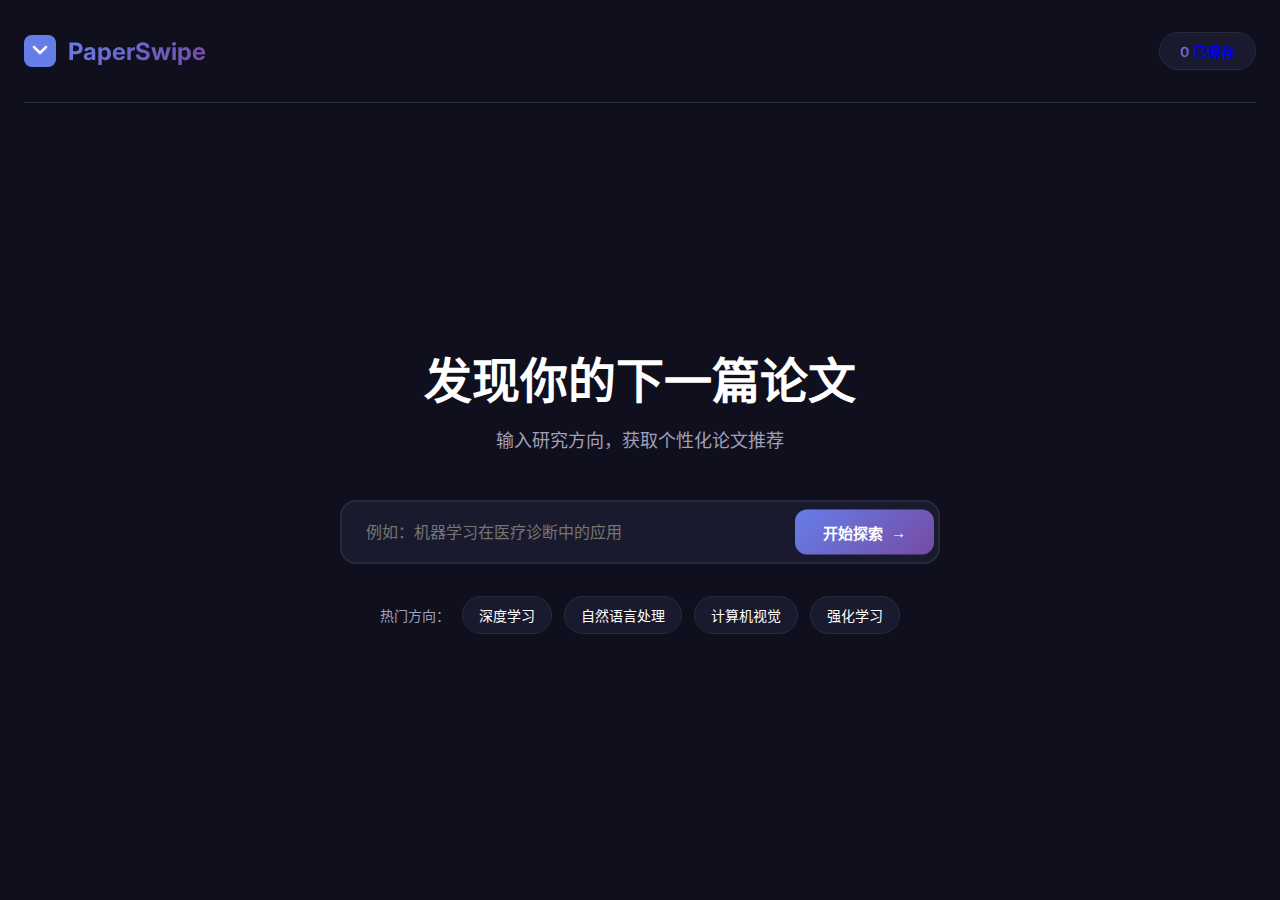
<file: index.html>
<!DOCTYPE html>
<html lang="zh-CN">
<head>
    <meta charset="UTF-8">
    <meta name="viewport" content="width=device-width, initial-scale=1.0">
    <title>PaperSwipe - 每日论文推荐</title>
    <link rel="stylesheet" href="style.css">
    <link rel="preconnect" href="https://fonts.googleapis.com">
    <link rel="preconnect" href="https://fonts.gstatic.com" crossorigin>
    <link href="https://fonts.googleapis.com/css2?family=Inter:wght@300;400;500;600;700;800&display=swap" rel="stylesheet">
</head>
<body>
    <div class="container">
        <!-- 头部 -->
        <header class="header">
            <div class="logo">
                <svg width="32" height="32" viewBox="0 0 32 32" fill="none">
                    <rect width="32" height="32" rx="8" fill="url(#gradient)"/>
                    <path d="M10 12L16 18L22 12" stroke="white" stroke-width="2.5" stroke-linecap="round" stroke-linejoin="round"/>
                    <defs>
                        <linearGradient id="gradient" x1="0" y1="0" x2="32" y2="32">
                            <stop offset="0%" stop-color="#667eea"/>
                            <stop offset="100%" stop-color="#764ba2"/>
                        </linearGradient>
                    </defs>
                </svg>
                <h1>PaperSwipe</h1>
            </div>
            <a href="library.html" class="saved-count" style="text-decoration: none; cursor: pointer;" title="查看储存库">
                <span id="savedCount">0</span> 已保存
            </a>
        </header>

        <!-- 主内容区 -->
        <main class="main-content">
            <!-- 搜索区域 -->
            <div id="searchSection" class="search-section">
                <div class="search-container">
                    <h2 class="search-title">发现你的下一篇论文</h2>
                    <p class="search-subtitle">输入研究方向，获取个性化论文推荐</p>
                    
                    <div class="input-group">
                        <input 
                            type="text" 
                            id="researchInput" 
                            class="research-input" 
                            placeholder="例如：机器学习在医疗诊断中的应用"
                            autocomplete="off"
                        >
                        <button id="searchBtn" class="search-btn">
                            <span class="btn-text">开始探索</span>
                            <span class="btn-icon">→</span>
                        </button>
                    </div>
                    
                    <div class="search-suggestions">
                        <span class="suggestion-label">热门方向：</span>
                        <button class="suggestion-tag">深度学习</button>
                        <button class="suggestion-tag">自然语言处理</button>
                        <button class="suggestion-tag">计算机视觉</button>
                        <button class="suggestion-tag">强化学习</button>
                    </div>
                </div>
            </div>

            <!-- 卡片区域 -->
            <div id="cardSection" class="card-section hidden">
                <div class="progress-bar">
                    <div class="progress-fill" id="progressFill"></div>
                </div>
                
                <div class="cards-container" id="cardsContainer">
                    <!-- 卡片会动态生成 -->
                </div>
                
                <div class="action-hints">
                    <div class="hint hint-left">
                        <div class="hint-icon">←</div>
                        <span>左滑跳过</span>
                    </div>
                    <div class="hint hint-right">
                        <div class="hint-icon">→</div>
                        <span>右滑保存</span>
                    </div>
                </div>
                
                <div class="action-buttons">
                    <button class="action-btn discard-btn" id="discardBtn">
                        <svg width="24" height="24" viewBox="0 0 24 24" fill="none">
                            <path d="M18 6L6 18M6 6l12 12" stroke="currentColor" stroke-width="2.5" stroke-linecap="round"/>
                        </svg>
                    </button>
                    <button class="action-btn save-btn" id="saveBtn">
                        <svg width="24" height="24" viewBox="0 0 24 24" fill="none">
                            <path d="M20.84 4.61a5.5 5.5 0 0 0-7.78 0L12 5.67l-1.06-1.06a5.5 5.5 0 0 0-7.78 7.78l1.06 1.06L12 21.23l7.78-7.78 1.06-1.06a5.5 5.5 0 0 0 0-7.78z" fill="currentColor"/>
                        </svg>
                    </button>
                </div>
            </div>

            <!-- 完成界面 -->
            <div id="completionSection" class="completion-section hidden">
                <div class="completion-card">
                    <div class="completion-icon">✨</div>
                    <h2 class="completion-title">筛选完成！</h2>
                    <p class="completion-subtitle">你已保存 <span id="finalCount">0</span> 篇论文</p>
                    
                    <div class="saved-papers-list" id="savedPapersList">
                        <!-- 保存的论文列表 -->
                    </div>
                    
                    <div class="completion-actions">
                        <button class="secondary-btn" id="newSearchBtn">新的搜索</button>
                        <button class="primary-btn" id="viewSavedBtn">查看储存库</button>
                    </div>
                </div>
            </div>
        </main>

        <!-- 加载动画 -->
        <div id="loadingOverlay" class="loading-overlay hidden">
            <div class="loading-spinner"></div>
            <p class="loading-text">正在为你寻找最相关的论文...</p>
        </div>
    </div>

    <script src="script.js"></script>
</body>
</html>
</file>
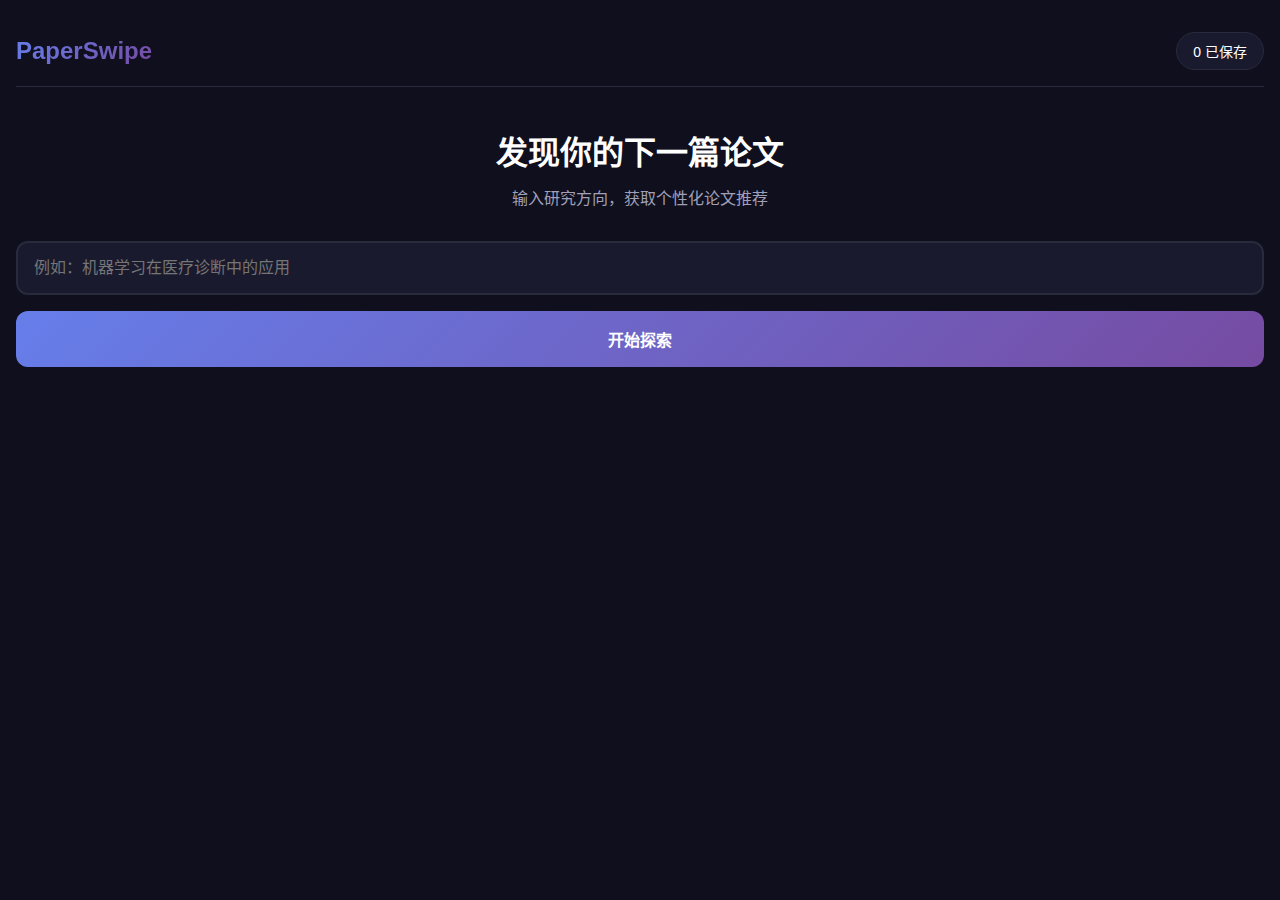
<file: APP/app/src/main/assets/index.html>
<!DOCTYPE html>
<html lang="zh-CN">
<head>
    <meta charset="UTF-8">
    <meta name="viewport" content="width=device-width, initial-scale=1.0, maximum-scale=1.0, user-scalable=no">
    <title>PaperSwipe</title>
    <style>
        :root {
            --primary-gradient: linear-gradient(135deg, #667eea 0%, #764ba2 100%);
            --bg-color: #0f0f1e;
            --surface-color: #1a1a2e;
            --card-bg: #16213e;
            --text-primary: #ffffff;
            --text-secondary: #a0a0b8;
            --border-color: #2a2a3e;
        }

        * {
            margin: 0;
            padding: 0;
            box-sizing: border-box;
            -webkit-tap-highlight-color: transparent;
        }

        body {
            font-family: -apple-system, BlinkMacSystemFont, 'Segoe UI', sans-serif;
            background: var(--bg-color);
            color: var(--text-primary);
            min-height: 100vh;
            overflow-x: hidden;
            touch-action: pan-y;
        }

        .container {
            padding: 16px;
            max-width: 100%;
        }

        /* Header */
        .header {
            display: flex;
            justify-content: space-between;
            align-items: center;
            padding: 16px 0;
            border-bottom: 1px solid var(--border-color);
        }

        .logo h1 {
            font-size: 24px;
            font-weight: 700;
            background: var(--primary-gradient);
            -webkit-background-clip: text;
            -webkit-text-fill-color: transparent;
        }

        .saved-count {
            padding: 8px 16px;
            background: var(--surface-color);
            border-radius: 20px;
            font-size: 14px;
            border: 1px solid var(--border-color);
        }

        /* Search Section */
        .search-section {
            padding: 40px 0;
            text-align: center;
        }

        .search-title {
            font-size: 32px;
            font-weight: 800;
            margin-bottom: 12px;
        }

        .search-subtitle {
            font-size: 16px;
            color: var(--text-secondary);
            margin-bottom: 32px;
        }

        .research-input {
            width: 100%;
            padding: 16px;
            background: var(--surface-color);
            border: 2px solid var(--border-color);
            border-radius: 12px;
            font-size: 16px;
            color: var(--text-primary);
            margin-bottom: 16px;
        }

        .search-btn {
            width: 100%;
            padding: 16px;
            background: var(--primary-gradient);
            border: none;
            border-radius: 12px;
            color: white;
            font-weight: 600;
            font-size: 16px;
        }

        /* Card Section */
        .cards-container {
            position: relative;
            width: 100%;
            height: 500px;
            margin: 20px 0;
        }

        .paper-card {
            position: absolute;
            top: 0;
            left: 0;
            width: 100%;
            background: var(--surface-color);
            border-radius: 20px;
            padding: 24px;
            border: 1px solid var(--border-color);
            box-shadow: 0 8px 32px rgba(0, 0, 0, 0.3);
        }

        .paper-title {
            font-size: 20px;
            font-weight: 700;
            margin-bottom: 12px;
            line-height: 1.4;
        }

        .paper-authors {
            font-size: 14px;
            color: var(--text-secondary);
            margin-bottom: 16px;
        }

        .paper-abstract {
            font-size: 14px;
            line-height: 1.6;
            color: var(--text-secondary);
            margin-bottom: 16px;
        }

        .action-buttons {
            display: flex;
            justify-content: center;
            gap: 20px;
            margin-top: 20px;
        }

        .action-btn {
            width: 60px;
            height: 60px;
            border-radius: 50%;
            border: none;
            display: flex;
            align-items: center;
            justify-content: center;
            font-size: 24px;
        }

        .discard-btn {
            background: rgba(248, 113, 113, 0.2);
            color: #f87171;
        }

        .save-btn {
            background: var(--primary-gradient);
            color: white;
        }

        .hidden {
            display: none !important;
        }

        .loading {
            text-align: center;
            padding: 40px;
            color: var(--text-secondary);
        }
    </style>
</head>
<body>
    <div class="container">
        <div class="header">
            <div class="logo">
                <h1>PaperSwipe</h1>
            </div>
            <div class="saved-count" onclick="Android.openLibrary()">
                <span id="savedCount">0</span> 已保存
            </div>
        </div>

        <div id="searchSection" class="search-section">
            <h2 class="search-title">发现你的下一篇论文</h2>
            <p class="search-subtitle">输入研究方向，获取个性化论文推荐</p>
            <input type="text" id="researchInput" class="research-input" placeholder="例如：机器学习在医疗诊断中的应用">
            <button class="search-btn" onclick="handleSearch()">开始探索</button>
        </div>

        <div id="cardSection" class="hidden">
            <div class="cards-container" id="cardsContainer"></div>
            <div class="action-buttons">
                <button class="action-btn discard-btn" onclick="handleDiscard()">✕</button>
                <button class="action-btn save-btn" onclick="handleSave()">♥</button>
            </div>
        </div>

        <div id="loading" class="loading hidden">
            正在加载论文...
        </div>
    </div>

    <script>
        let papers = [];
        let currentIndex = 0;
        let savedPapers = [];

        function handleSearch() {
            const input = document.getElementById('researchInput').value.trim();
            if (!input) {
                alert('请输入研究方向');
                return;
            }

            document.getElementById('loading').classList.remove('hidden');
            document.getElementById('searchSection').classList.add('hidden');

            // Call Android method to fetch papers
            Android.searchPapers(input);
        }

        function onPapersReceived(papersJson) {
            document.getElementById('loading').classList.add('hidden');
            papers = JSON.parse(papersJson);
            currentIndex = 0;
            
            if (papers && papers.length > 0) {
                document.getElementById('cardSection').classList.remove('hidden');
                showCurrentCard();
            } else {
                alert('未找到相关论文');
                document.getElementById('searchSection').classList.remove('hidden');
            }
        }

        function showCurrentCard() {
            const container = document.getElementById('cardsContainer');
            container.innerHTML = '';
            
            if (currentIndex < papers.length) {
                const paper = papers[currentIndex];
                const card = document.createElement('div');
                card.className = 'paper-card';
                card.innerHTML = `
                    <h3 class="paper-title">${paper.title}</h3>
                    <div class="paper-authors">${paper.authors}</div>
                    <div class="paper-abstract">${paper.abstract}</div>
                    <div style="margin-top: 12px; font-size: 12px; color: #667eea;">
                        ${paper.year || ''} ${paper.venue || ''}
                    </div>
                `;
                container.appendChild(card);
            } else {
                // All done
                document.getElementById('cardSection').classList.add('hidden');
                alert(`完成！已保存 ${savedPapers.length} 篇论文`);
                Android.savePapers(JSON.stringify(savedPapers));
                document.getElementById('searchSection').classList.remove('hidden');
            }
        }

        function handleDiscard() {
            currentIndex++;
            showCurrentCard();
        }

        function handleSave() {
            savedPapers.push(papers[currentIndex]);
            updateSavedCount();
            currentIndex++;
            showCurrentCard();
        }

        function updateSavedCount() {
            document.getElementById('savedCount').textContent = savedPapers.length;
        }

        function loadSavedCount() {
            const count = Android.getSavedCount();
            document.getElementById('savedCount').textContent = count;
        }

        // Load saved count on start
        if (typeof Android !== 'undefined') {
            loadSavedCount();
        }
    </script>
</body>
</html>
</file>
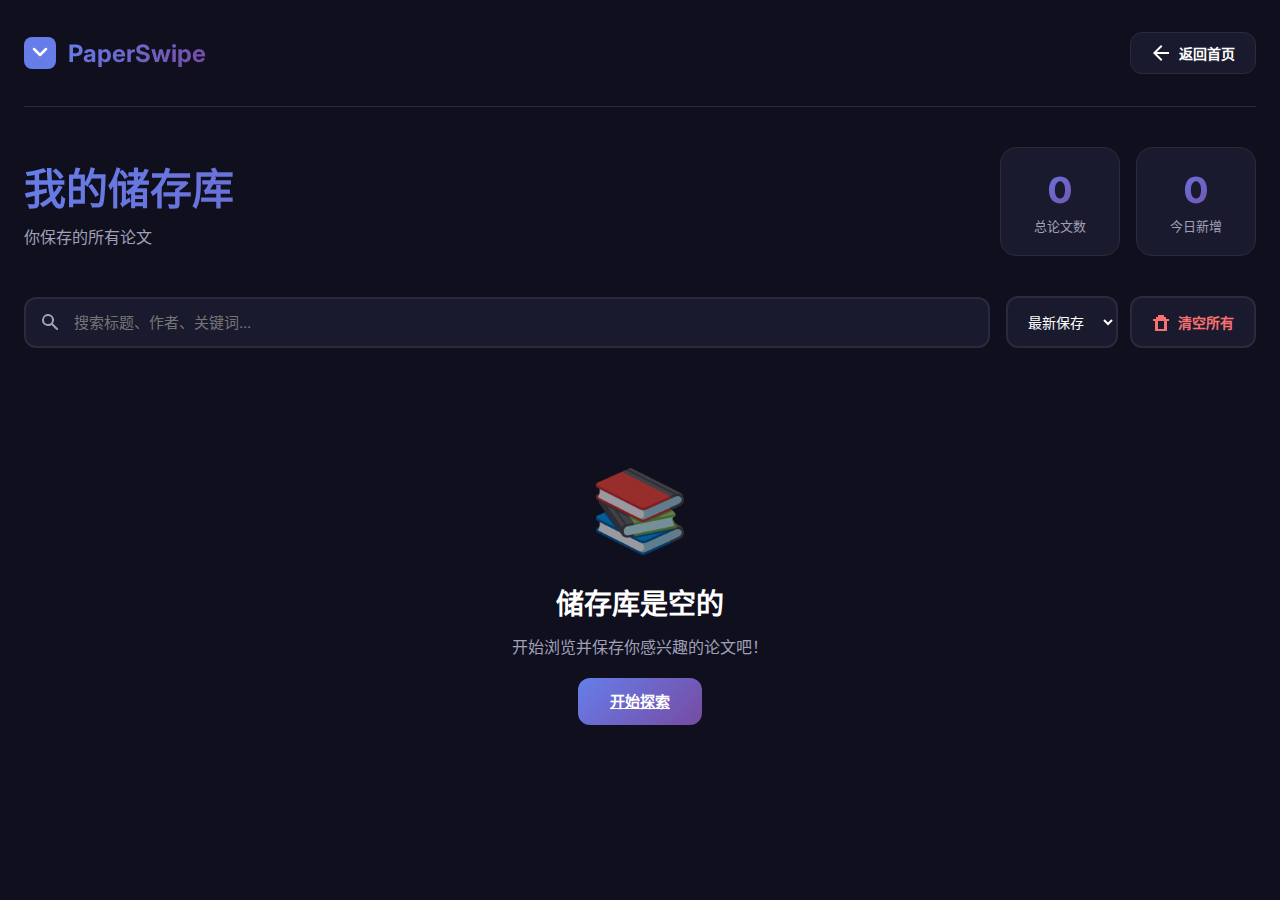
<file: library.html>
<!DOCTYPE html>
<html lang="zh-CN">
<head>
    <meta charset="UTF-8">
    <meta name="viewport" content="width=device-width, initial-scale=1.0">
    <title>我的储存库 - PaperSwipe</title>
    <link rel="stylesheet" href="style.css">
    <link rel="stylesheet" href="library.css">
    <link rel="preconnect" href="https://fonts.googleapis.com">
    <link rel="preconnect" href="https://fonts.gstatic.com" crossorigin>
    <link href="https://fonts.googleapis.com/css2?family=Inter:wght@300;400;500;600;700;800&display=swap" rel="stylesheet">
</head>
<body>
    <div class="container">
        <!-- 头部 -->
        <header class="header">
            <div class="logo">
                <svg width="32" height="32" viewBox="0 0 32 32" fill="none">
                    <rect width="32" height="32" rx="8" fill="url(#gradient)"/>
                    <path d="M10 12L16 18L22 12" stroke="white" stroke-width="2.5" stroke-linecap="round" stroke-linejoin="round"/>
                    <defs>
                        <linearGradient id="gradient" x1="0" y1="0" x2="32" y2="32">
                            <stop offset="0%" stop-color="#667eea"/>
                            <stop offset="100%" stop-color="#764ba2"/>
                        </linearGradient>
                    </defs>
                </svg>
                <h1>PaperSwipe</h1>
            </div>
            <a href="index.html" class="back-btn">
                <svg width="20" height="20" viewBox="0 0 20 20" fill="currentColor">
                    <path d="M10 18l-8-8 8-8 1.4 1.4L5.8 9h12.2v2H5.8l5.6 5.6L10 18z"/>
                </svg>
                返回首页
            </a>
        </header>

        <!-- 主内容 -->
        <main class="library-main">
            <!-- 头部统计 -->
            <div class="library-header">
                <div class="library-title-section">
                    <h2 class="library-title">我的储存库</h2>
                    <p class="library-subtitle">你保存的所有论文</p>
                </div>
                
                <div class="library-stats">
                    <div class="stat-card">
                        <div class="stat-number" id="totalCount">0</div>
                        <div class="stat-label">总论文数</div>
                    </div>
                    <div class="stat-card">
                        <div class="stat-number" id="todayCount">0</div>
                        <div class="stat-label">今日新增</div>
                    </div>
                </div>
            </div>

            <!-- 搜索和过滤 -->
            <div class="library-controls">
                <div class="search-box">
                    <svg width="20" height="20" viewBox="0 0 20 20" fill="currentColor">
                        <path d="M8 4a4 4 0 100 8 4 4 0 000-8zM2 8a6 6 0 1110.89 3.476l4.817 4.817a1 1 0 01-1.414 1.414l-4.816-4.816A6 6 0 012 8z"/>
                    </svg>
                    <input type="text" id="searchInput" placeholder="搜索标题、作者、关键词..." />
                </div>
                
                <div class="filter-buttons">
                    <select id="sortSelect" class="sort-select">
                        <option value="newest">最新保存</option>
                        <option value="oldest">最早保存</option>
                        <option value="title">按标题</option>
                        <option value="year">按年份</option>
                    </select>
                    
                    <button id="clearAllBtn" class="clear-all-btn">
                        <svg width="18" height="18" viewBox="0 0 18 18" fill="currentColor">
                            <path d="M6 2h6v2H6V2zM4 6V4h10v2h3v2h-2v10H3V8H1V6h3zm2 2v8h6V8H6z"/>
                        </svg>
                        清空所有
                    </button>
                </div>
            </div>

            <!-- 论文列表 -->
            <div class="papers-grid" id="papersGrid">
                <!-- 论文卡片会动态生成 -->
            </div>

            <!-- 空状态 -->
            <div class="empty-state hidden" id="emptyState">
                <div class="empty-icon">📚</div>
                <h3 class="empty-title">储存库是空的</h3>
                <p class="empty-text">开始浏览并保存你感兴趣的论文吧！</p>
                <a href="index.html" class="primary-btn">开始探索</a>
            </div>
        </main>
    </div>

    <script src="library.js"></script>
</body>
</html>
</file>
<file: style.css>
:root {
    --primary-gradient: linear-gradient(135deg, #667eea 0%, #764ba2 100%);
    --secondary-gradient: linear-gradient(135deg, #f093fb 0%, #f5576c 100%);
    --success-gradient: linear-gradient(135deg, #4facfe 0%, #00f2fe 100%);
    --bg-color: #0f0f1e;
    --surface-color: #1a1a2e;
    --card-bg: #16213e;
    --text-primary: #ffffff;
    --text-secondary: #a0a0b8;
    --border-color: #2a2a3e;
    --shadow-sm: 0 2px 8px rgba(0, 0, 0, 0.1);
    --shadow-md: 0 4px 16px rgba(0, 0, 0, 0.2);
    --shadow-lg: 0 8px 32px rgba(0, 0, 0, 0.3);
    --shadow-xl: 0 16px 48px rgba(0, 0, 0, 0.4);
}

* {
    margin: 0;
    padding: 0;
    box-sizing: border-box;
}

body {
    font-family: 'Inter', -apple-system, BlinkMacSystemFont, 'Segoe UI', sans-serif;
    background: var(--bg-color);
    color: var(--text-primary);
    min-height: 100vh;
    overflow-x: hidden;
}

.container {
    max-width: 1400px;
    margin: 0 auto;
    padding: 0 24px;
}

/* Header */
.header {
    display: flex;
    justify-content: space-between;
    align-items: center;
    padding: 32px 0;
    border-bottom: 1px solid var(--border-color);
}

.logo {
    display: flex;
    align-items: center;
    gap: 12px;
}

.logo h1 {
    font-size: 24px;
    font-weight: 700;
    background: var(--primary-gradient);
    -webkit-background-clip: text;
    -webkit-text-fill-color: transparent;
    background-clip: text;
}

.saved-count {
    padding: 8px 20px;
    background: var(--surface-color);
    border-radius: 24px;
    font-size: 14px;
    font-weight: 600;
    border: 1px solid var(--border-color);
}

.saved-count span {
    background: var(--primary-gradient);
    -webkit-background-clip: text;
    -webkit-text-fill-color: transparent;
    background-clip: text;
    font-weight: 700;
}

/* Main Content */
.main-content {
    padding: 60px 0;
    min-height: calc(100vh - 120px);
    display: flex;
    align-items: center;
    justify-content: center;
}

/* Search Section */
.search-section {
    width: 100%;
    max-width: 600px;
    margin: 0 auto;
    animation: fadeIn 0.6s ease-out;
}

.search-container {
    text-align: center;
}

.search-title {
    font-size: 48px;
    font-weight: 800;
    margin-bottom: 16px;
    line-height: 1.2;
}

.search-subtitle {
    font-size: 18px;
    color: var(--text-secondary);
    margin-bottom: 48px;
}

.input-group {
    position: relative;
    margin-bottom: 32px;
}

.research-input {
    width: 100%;
    padding: 20px 160px 20px 24px;
    background: var(--surface-color);
    border: 2px solid var(--border-color);
    border-radius: 16px;
    font-size: 16px;
    color: var(--text-primary);
    transition: all 0.3s ease;
    font-family: 'Inter', sans-serif;
}

.research-input:focus {
    outline: none;
    border-color: #667eea;
    box-shadow: 0 0 0 4px rgba(102, 126, 234, 0.1);
}

.search-btn {
    position: absolute;
    right: 6px;
    top: 50%;
    transform: translateY(-50%);
    padding: 12px 28px;
    background: var(--primary-gradient);
    border: none;
    border-radius: 12px;
    color: white;
    font-weight: 600;
    font-size: 15px;
    cursor: pointer;
    transition: all 0.3s ease;
    display: flex;
    align-items: center;
    gap: 8px;
}

.search-btn:hover {
    transform: translateY(-50%) scale(1.02);
    box-shadow: 0 8px 24px rgba(102, 126, 234, 0.4);
}

.search-btn:active {
    transform: translateY(-50%) scale(0.98);
}

.search-suggestions {
    display: flex;
    align-items: center;
    justify-content: center;
    gap: 12px;
    flex-wrap: wrap;
}

.suggestion-label {
    font-size: 14px;
    color: var(--text-secondary);
    font-weight: 500;
}

.suggestion-tag {
    padding: 8px 16px;
    background: var(--surface-color);
    border: 1px solid var(--border-color);
    border-radius: 20px;
    font-size: 14px;
    color: var(--text-primary);
    cursor: pointer;
    transition: all 0.2s ease;
}

.suggestion-tag:hover {
    background: var(--card-bg);
    border-color: #667eea;
    transform: translateY(-2px);
}

/* Card Section */
.card-section {
    width: 100%;
    max-width: 500px;
    margin: 0 auto;
    animation: fadeIn 0.6s ease-out;
}

.progress-bar {
    height: 6px;
    background: var(--surface-color);
    border-radius: 8px;
    overflow: hidden;
    margin-bottom: 48px;
}

.progress-fill {
    height: 100%;
    background: var(--primary-gradient);
    transition: width 0.4s ease;
    border-radius: 8px;
}

.cards-container {
    position: relative;
    width: 100%;
    height: 600px;
    margin-bottom: 32px;
}

.paper-card {
    position: absolute;
    top: 0;
    left: 0;
    width: 100%;
    background: var(--surface-color);
    border-radius: 24px;
    padding: 40px;
    cursor: grab;
    user-select: none;
    transition: transform 0.3s ease, box-shadow 0.3s ease;
    border: 1px solid var(--border-color);
    box-shadow: var(--shadow-lg);
}

.paper-card:active {
    cursor: grabbing;
}

.paper-card.dragging {
    transition: none;
}

.paper-number {
    display: inline-block;
    padding: 6px 14px;
    background: rgba(102, 126, 234, 0.15);
    border-radius: 12px;
    font-size: 12px;
    font-weight: 600;
    color: #667eea;
    margin-bottom: 24px;
    letter-spacing: 0.5px;
}

.paper-title {
    font-size: 28px;
    font-weight: 700;
    margin-bottom: 20px;
    line-height: 1.3;
    color: var(--text-primary);
}

.paper-authors {
    display: flex;
    align-items: center;
    gap: 8px;
    margin-bottom: 24px;
    color: var(--text-secondary);
    font-size: 14px;
}

.authors-icon {
    width: 18px;
    height: 18px;
    opacity: 0.7;
}

.paper-abstract {
    font-size: 15px;
    line-height: 1.7;
    color: var(--text-secondary);
    margin-bottom: 32px;
    max-height: 200px;
    overflow-y: auto;
}

.paper-abstract::-webkit-scrollbar {
    width: 6px;
}

.paper-abstract::-webkit-scrollbar-track {
    background: var(--card-bg);
    border-radius: 3px;
}

.paper-abstract::-webkit-scrollbar-thumb {
    background: var(--border-color);
    border-radius: 3px;
}

.paper-tags {
    display: flex;
    gap: 8px;
    flex-wrap: wrap;
}

.paper-tag {
    padding: 6px 12px;
    background: var(--card-bg);
    border: 1px solid var(--border-color);
    border-radius: 8px;
    font-size: 12px;
    color: var(--text-secondary);
}

/* Swipe Indicators */
.swipe-indicator {
    position: absolute;
    top: 40px;
    padding: 12px 24px;
    border-radius: 12px;
    font-size: 18px;
    font-weight: 700;
    opacity: 0;
    transition: opacity 0.2s ease;
    pointer-events: none;
    text-transform: uppercase;
    letter-spacing: 1px;
}

.swipe-indicator.like {
    right: 40px;
    background: rgba(74, 222, 128, 0.2);
    color: #4ade80;
    border: 2px solid #4ade80;
}

.swipe-indicator.nope {
    left: 40px;
    background: rgba(248, 113, 113, 0.2);
    color: #f87171;
    border: 2px solid #f87171;
}

/* Action Hints */
.action-hints {
    display: flex;
    justify-content: space-between;
    margin-bottom: 32px;
    padding: 0 20px;
}

.hint {
    display: flex;
    align-items: center;
    gap: 8px;
    font-size: 14px;
    color: var(--text-secondary);
    opacity: 0.6;
}

.hint-icon {
    width: 32px;
    height: 32px;
    border-radius: 50%;
    display: flex;
    align-items: center;
    justify-content: center;
    font-size: 18px;
}

.hint-left .hint-icon {
    background: rgba(248, 113, 113, 0.1);
    color: #f87171;
}

.hint-right .hint-icon {
    background: rgba(74, 222, 128, 0.1);
    color: #4ade80;
}

/* Action Buttons */
.action-buttons {
    display: flex;
    justify-content: center;
    gap: 24px;
}

.action-btn {
    width: 64px;
    height: 64px;
    border-radius: 50%;
    border: none;
    cursor: pointer;
    transition: all 0.3s ease;
    display: flex;
    align-items: center;
    justify-content: center;
    box-shadow: var(--shadow-md);
}

.discard-btn {
    background: var(--surface-color);
    color: #f87171;
    border: 2px solid var(--border-color);
}

.discard-btn:hover {
    background: rgba(248, 113, 113, 0.1);
    border-color: #f87171;
    transform: scale(1.1);
}

.save-btn {
    background: var(--primary-gradient);
    color: white;
    transform: scale(1.15);
}

.save-btn:hover {
    transform: scale(1.25);
    box-shadow: 0 8px 24px rgba(102, 126, 234, 0.4);
}

.action-btn:active {
    transform: scale(0.95);
}

/* Completion Section */
.completion-section {
    width: 100%;
    max-width: 600px;
    margin: 0 auto;
    animation: fadeIn 0.6s ease-out;
}

.completion-card {
    background: var(--surface-color);
    border-radius: 24px;
    padding: 48px;
    text-align: center;
    border: 1px solid var(--border-color);
}

.completion-icon {
    font-size: 64px;
    margin-bottom: 24px;
    animation: bounce 1s ease-in-out;
}

.completion-title {
    font-size: 36px;
    font-weight: 700;
    margin-bottom: 12px;
}

.completion-subtitle {
    font-size: 18px;
    color: var(--text-secondary);
    margin-bottom: 32px;
}

.completion-subtitle span {
    background: var(--primary-gradient);
    -webkit-background-clip: text;
    -webkit-text-fill-color: transparent;
    background-clip: text;
    font-weight: 700;
}

.saved-papers-list {
    max-height: 300px;
    overflow-y: auto;
    margin-bottom: 32px;
    text-align: left;
}

.saved-paper-item {
    padding: 16px;
    background: var(--card-bg);
    border-radius: 12px;
    margin-bottom: 12px;
    border: 1px solid var(--border-color);
}

.saved-paper-item h4 {
    font-size: 16px;
    font-weight: 600;
    margin-bottom: 4px;
}

.saved-paper-item p {
    font-size: 13px;
    color: var(--text-secondary);
}

.completion-actions {
    display: flex;
    gap: 16px;
    justify-content: center;
}

.primary-btn, .secondary-btn {
    padding: 14px 32px;
    border-radius: 12px;
    font-size: 15px;
    font-weight: 600;
    cursor: pointer;
    transition: all 0.3s ease;
    border: none;
}

.primary-btn {
    background: var(--primary-gradient);
    color: white;
}

.primary-btn:hover {
    transform: translateY(-2px);
    box-shadow: 0 8px 24px rgba(102, 126, 234, 0.4);
}

.secondary-btn {
    background: var(--surface-color);
    color: var(--text-primary);
    border: 2px solid var(--border-color);
}

.secondary-btn:hover {
    background: var(--card-bg);
    border-color: #667eea;
    transform: translateY(-2px);
}

/* Loading Overlay */
.loading-overlay {
    position: fixed;
    top: 0;
    left: 0;
    width: 100%;
    height: 100%;
    background: rgba(15, 15, 30, 0.95);
    display: flex;
    flex-direction: column;
    align-items: center;
    justify-content: center;
    z-index: 1000;
    backdrop-filter: blur(10px);
}

.loading-spinner {
    width: 60px;
    height: 60px;
    border: 4px solid var(--border-color);
    border-top-color: #667eea;
    border-radius: 50%;
    animation: spin 1s linear infinite;
    margin-bottom: 24px;
}

.loading-text {
    font-size: 16px;
    color: var(--text-secondary);
    animation: pulse 2s ease-in-out infinite;
}

/* Utility Classes */
.hidden {
    display: none !important;
}

/* Animations */
@keyframes fadeIn {
    from {
        opacity: 0;
        transform: translateY(20px);
    }
    to {
        opacity: 1;
        transform: translateY(0);
    }
}

@keyframes spin {
    to {
        transform: rotate(360deg);
    }
}

@keyframes pulse {
    0%, 100% {
        opacity: 0.6;
    }
    50% {
        opacity: 1;
    }
}

@keyframes bounce {
    0%, 100% {
        transform: translateY(0);
    }
    50% {
        transform: translateY(-20px);
    }
}

@keyframes slideIn {
    from {
        transform: translateX(400px);
        opacity: 0;
    }
    to {
        transform: translateX(0);
        opacity: 1;
    }
}

@keyframes slideOut {
    from {
        transform: translateX(0);
        opacity: 1;
    }
    to {
        transform: translateX(400px);
        opacity: 0;
    }
}

/* Responsive Design */
@media (max-width: 768px) {
    .container {
        padding: 0 16px;
    }
    
    .search-title {
        font-size: 36px;
    }
    
    .search-subtitle {
        font-size: 16px;
    }
    
    .research-input {
        padding: 16px 140px 16px 20px;
    }
    
    .cards-container {
        height: 550px;
    }
    
    .paper-card {
        padding: 32px 24px;
    }
    
    .paper-title {
        font-size: 24px;
    }
    
    .completion-card {
        padding: 32px 24px;
    }
    
    .completion-title {
        font-size: 28px;
    }
}
</file>
<file: library.css>
/* Library Page Styles */

.library-main {
    padding: 40px 0 80px;
}

/* Header Section */
.library-header {
    display: flex;
    justify-content: space-between;
    align-items: center;
    margin-bottom: 40px;
    flex-wrap: wrap;
    gap: 24px;
}

.library-title-section {
    flex: 1;
    min-width: 250px;
}

.library-title {
    font-size: 42px;
    font-weight: 800;
    margin-bottom: 8px;
    background: var(--primary-gradient);
    -webkit-background-clip: text;
    -webkit-text-fill-color: transparent;
    background-clip: text;
}

.library-subtitle {
    font-size: 16px;
    color: var(--text-secondary);
}

/* Stats Cards */
.library-stats {
    display: flex;
    gap: 16px;
}

.stat-card {
    background: var(--surface-color);
    border: 1px solid var(--border-color);
    border-radius: 16px;
    padding: 20px 32px;
    text-align: center;
    min-width: 120px;
}

.stat-number {
    font-size: 36px;
    font-weight: 800;
    background: var(--primary-gradient);
    -webkit-background-clip: text;
    -webkit-text-fill-color: transparent;
    background-clip: text;
    margin-bottom: 4px;
}

.stat-label {
    font-size: 13px;
    color: var(--text-secondary);
    font-weight: 500;
}

/* Back Button */
.back-btn {
    display: flex;
    align-items: center;
    gap: 8px;
    padding: 10px 20px;
    background: var(--surface-color);
    border: 1px solid var(--border-color);
    border-radius: 12px;
    color: var(--text-primary);
    text-decoration: none;
    font-size: 14px;
    font-weight: 600;
    transition: all 0.2s ease;
}

.back-btn:hover {
    background: var(--card-bg);
    border-color: #667eea;
    transform: translateY(-2px);
}

/* Controls */
.library-controls {
    display: flex;
    gap: 16px;
    margin-bottom: 32px;
    flex-wrap: wrap;
}

.search-box {
    flex: 1;
    min-width: 250px;
    position: relative;
    display: flex;
    align-items: center;
}

.search-box svg {
    position: absolute;
    left: 16px;
    color: var(--text-secondary);
    pointer-events: none;
}

.search-box input {
    width: 100%;
    padding: 14px 16px 14px 48px;
    background: var(--surface-color);
    border: 2px solid var(--border-color);
    border-radius: 12px;
    color: var(--text-primary);
    font-size: 15px;
    font-family: 'Inter', sans-serif;
    transition: all 0.2s ease;
}

.search-box input:focus {
    outline: none;
    border-color: #667eea;
    box-shadow: 0 0 0 4px rgba(102, 126, 234, 0.1);
}

.filter-buttons {
    display: flex;
    gap: 12px;
}

.sort-select {
    padding: 14px 16px;
    background: var(--surface-color);
    border: 2px solid var(--border-color);
    border-radius: 12px;
    color: var(--text-primary);
    font-size: 14px;
    font-weight: 500;
    cursor: pointer;
    font-family: 'Inter', sans-serif;
    transition: all 0.2s ease;
}

.sort-select:hover {
    border-color: #667eea;
}

.sort-select:focus {
    outline: none;
    border-color: #667eea;
    box-shadow: 0 0 0 4px rgba(102, 126, 234, 0.1);
}

.clear-all-btn {
    display: flex;
    align-items: center;
    gap: 8px;
    padding: 14px 20px;
    background: var(--surface-color);
    border: 2px solid var(--border-color);
    border-radius: 12px;
    color: #f87171;
    font-size: 14px;
    font-weight: 600;
    cursor: pointer;
    transition: all 0.2s ease;
}

.clear-all-btn:hover {
    background: rgba(248, 113, 113, 0.1);
    border-color: #f87171;
    transform: translateY(-2px);
}

/* Papers Grid */
.papers-grid {
    display: grid;
    grid-template-columns: repeat(auto-fill, minmax(350px, 1fr));
    gap: 24px;
}

.library-paper-card {
    background: var(--surface-color);
    border: 1px solid var(--border-color);
    border-radius: 20px;
    padding: 28px;
    transition: all 0.3s ease;
    position: relative;
    overflow: hidden;
}

.library-paper-card:hover {
    transform: translateY(-4px);
    box-shadow: var(--shadow-lg);
    border-color: #667eea;
}

.library-paper-card::before {
    content: '';
    position: absolute;
    top: 0;
    left: 0;
    width: 4px;
    height: 100%;
    background: var(--primary-gradient);
    opacity: 0;
    transition: opacity 0.3s ease;
}

.library-paper-card:hover::before {
    opacity: 1;
}

.paper-header {
    display: flex;
    justify-content: space-between;
    align-items: start;
    margin-bottom: 16px;
}

.paper-meta {
    display: flex;
    gap: 8px;
    flex-wrap: wrap;
}

.meta-badge {
    padding: 4px 10px;
    background: var(--card-bg);
    border-radius: 8px;
    font-size: 11px;
    font-weight: 600;
    color: var(--text-secondary);
    text-transform: uppercase;
    letter-spacing: 0.5px;
}

.delete-btn {
    background: none;
    border: none;
    color: var(--text-secondary);
    cursor: pointer;
    padding: 8px;
    border-radius: 8px;
    transition: all 0.2s ease;
    display: flex;
    align-items: center;
    justify-content: center;
}

.delete-btn:hover {
    background: rgba(248, 113, 113, 0.1);
    color: #f87171;
}

.paper-card-title {
    font-size: 20px;
    font-weight: 700;
    margin-bottom: 12px;
    line-height: 1.4;
    color: var(--text-primary);
}

.paper-card-authors {
    display: flex;
    align-items: center;
    gap: 8px;
    font-size: 13px;
    color: var(--text-secondary);
    margin-bottom: 16px;
}

.paper-card-authors svg {
    flex-shrink: 0;
    opacity: 0.7;
}

.paper-card-abstract {
    font-size: 14px;
    line-height: 1.6;
    color: var(--text-secondary);
    margin-bottom: 16px;
    display: -webkit-box;
    -webkit-line-clamp: 3;
    -webkit-box-orient: vertical;
    overflow: hidden;
}

.paper-card-tags {
    display: flex;
    gap: 6px;
    flex-wrap: wrap;
    margin-bottom: 16px;
}

.paper-card-tag {
    padding: 4px 10px;
    background: var(--card-bg);
    border: 1px solid var(--border-color);
    border-radius: 6px;
    font-size: 11px;
    color: var(--text-secondary);
}

.paper-footer {
    display: flex;
    justify-content: space-between;
    align-items: center;
    padding-top: 16px;
    border-top: 1px solid var(--border-color);
}

.saved-date {
    font-size: 12px;
    color: var(--text-secondary);
}

.expand-btn {
    padding: 6px 16px;
    background: var(--primary-gradient);
    border: none;
    border-radius: 8px;
    color: white;
    font-size: 12px;
    font-weight: 600;
    cursor: pointer;
    transition: all 0.2s ease;
}

.expand-btn:hover {
    transform: scale(1.05);
    box-shadow: 0 4px 12px rgba(102, 126, 234, 0.3);
}

/* Empty State */
.empty-state {
    text-align: center;
    padding: 80px 20px;
}

.empty-icon {
    font-size: 80px;
    margin-bottom: 24px;
    opacity: 0.6;
}

.empty-title {
    font-size: 28px;
    font-weight: 700;
    margin-bottom: 12px;
}

.empty-text {
    font-size: 16px;
    color: var(--text-secondary);
    margin-bottom: 32px;
}

/* Expanded View Modal */
.modal-overlay {
    position: fixed;
    top: 0;
    left: 0;
    width: 100%;
    height: 100%;
    background: rgba(15, 15, 30, 0.95);
    backdrop-filter: blur(10px);
    z-index: 10000;
    display: flex;
    align-items: center;
    justify-content: center;
    padding: 20px;
    animation: fadeIn 0.3s ease;
}

.modal-content {
    background: var(--surface-color);
    border: 1px solid var(--border-color);
    border-radius: 24px;
    max-width: 800px;
    width: 100%;
    max-height: 90vh;
    overflow-y: auto;
    padding: 40px;
    position: relative;
    animation: slideUp 0.3s ease;
}

.modal-close {
    position: absolute;
    top: 20px;
    right: 20px;
    background: var(--card-bg);
    border: none;
    color: var(--text-primary);
    width: 40px;
    height: 40px;
    border-radius: 50%;
    cursor: pointer;
    font-size: 24px;
    display: flex;
    align-items: center;
    justify-content: center;
    transition: all 0.2s ease;
}

.modal-close:hover {
    background: rgba(248, 113, 113, 0.2);
    color: #f87171;
}

.modal-paper-title {
    font-size: 32px;
    font-weight: 800;
    margin-bottom: 20px;
    line-height: 1.3;
}

.modal-paper-meta {
    display: flex;
    gap: 16px;
    margin-bottom: 24px;
    flex-wrap: wrap;
}

.modal-paper-authors {
    font-size: 16px;
    color: var(--text-secondary);
    margin-bottom: 32px;
}

.modal-paper-abstract {
    font-size: 16px;
    line-height: 1.8;
    color: var(--text-secondary);
}

@keyframes slideUp {
    from {
        transform: translateY(40px);
        opacity: 0;
    }
    to {
        transform: translateY(0);
        opacity: 1;
    }
}

/* Responsive */
@media (max-width: 768px) {
    .library-header {
        flex-direction: column;
        align-items: flex-start;
    }
    
    .library-title {
        font-size: 32px;
    }
    
    .library-stats {
        width: 100%;
    }
    
    .stat-card {
        flex: 1;
    }
    
    .library-controls {
        flex-direction: column;
    }
    
    .filter-buttons {
        width: 100%;
    }
    
    .sort-select,
    .clear-all-btn {
        flex: 1;
    }
    
    .papers-grid {
        grid-template-columns: 1fr;
    }
    
    .modal-content {
        padding: 24px;
    }
    
    .modal-paper-title {
        font-size: 24px;
    }
}
</file>
